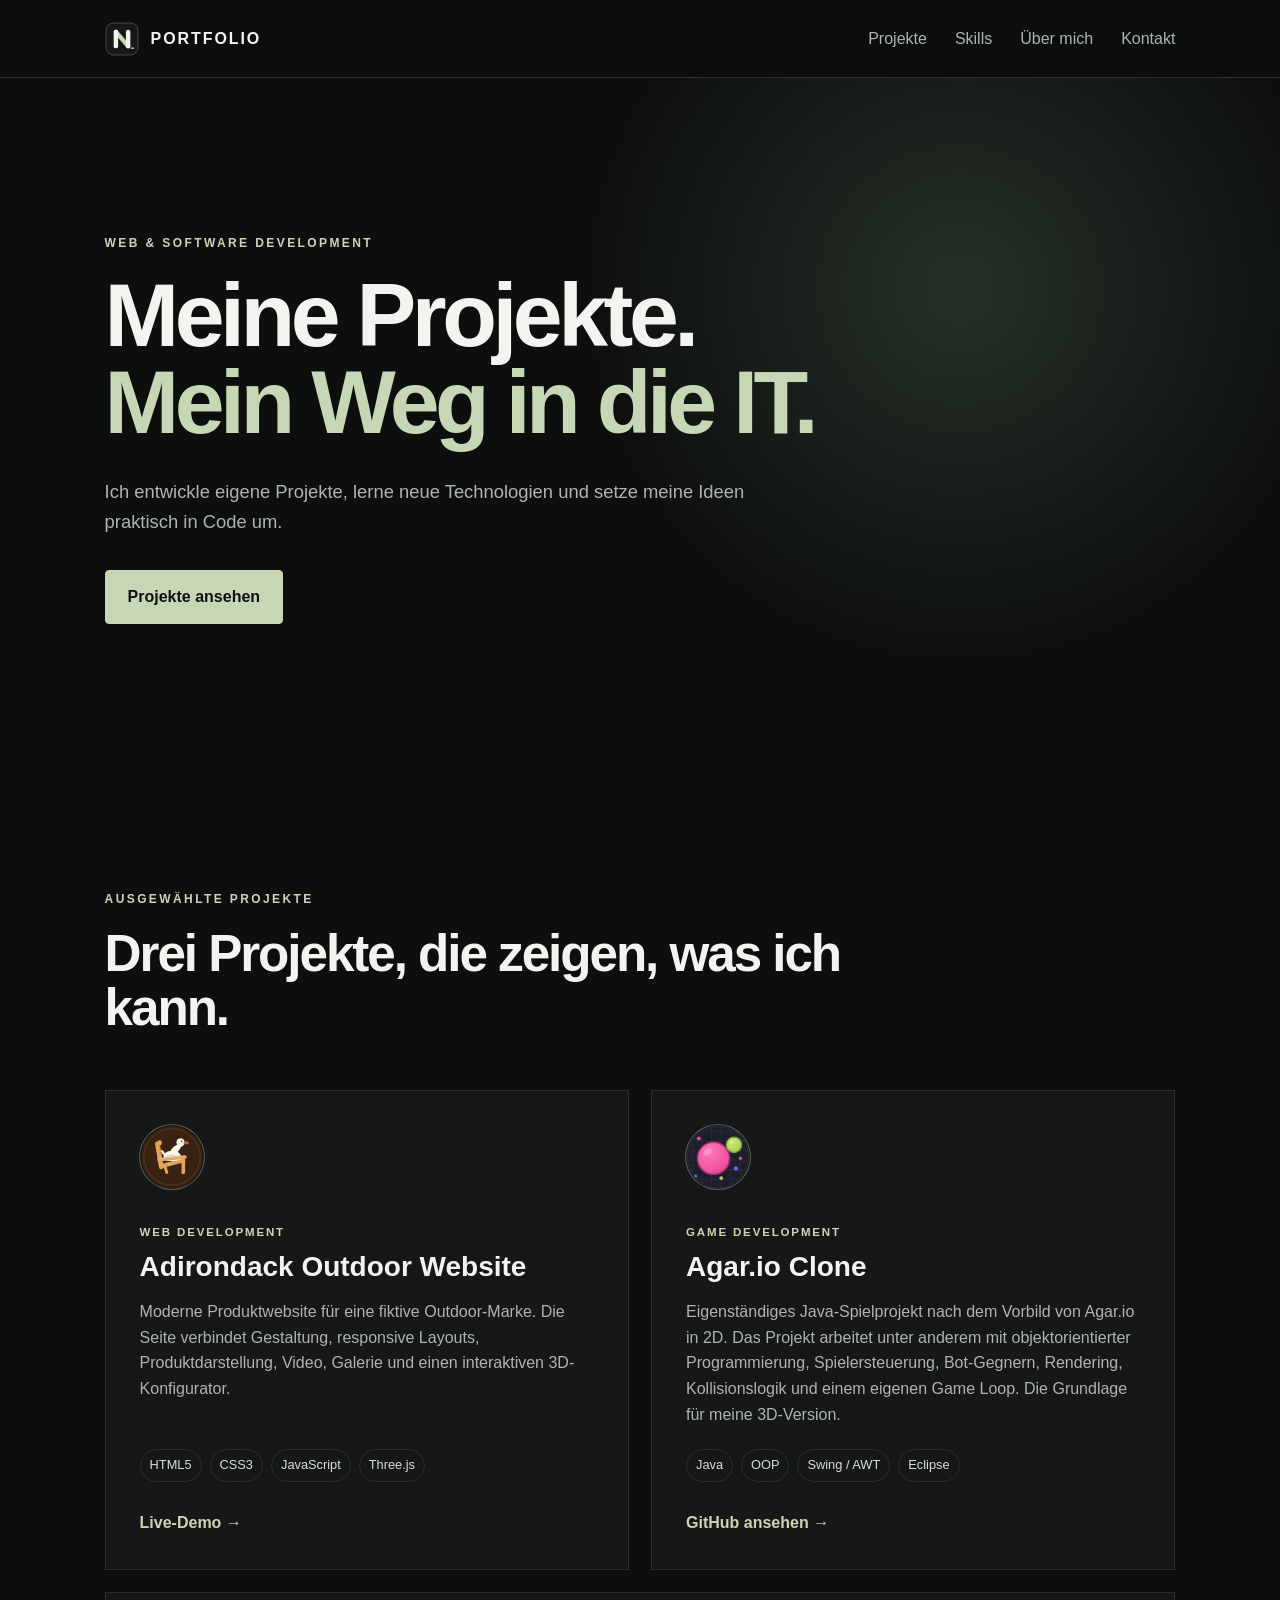
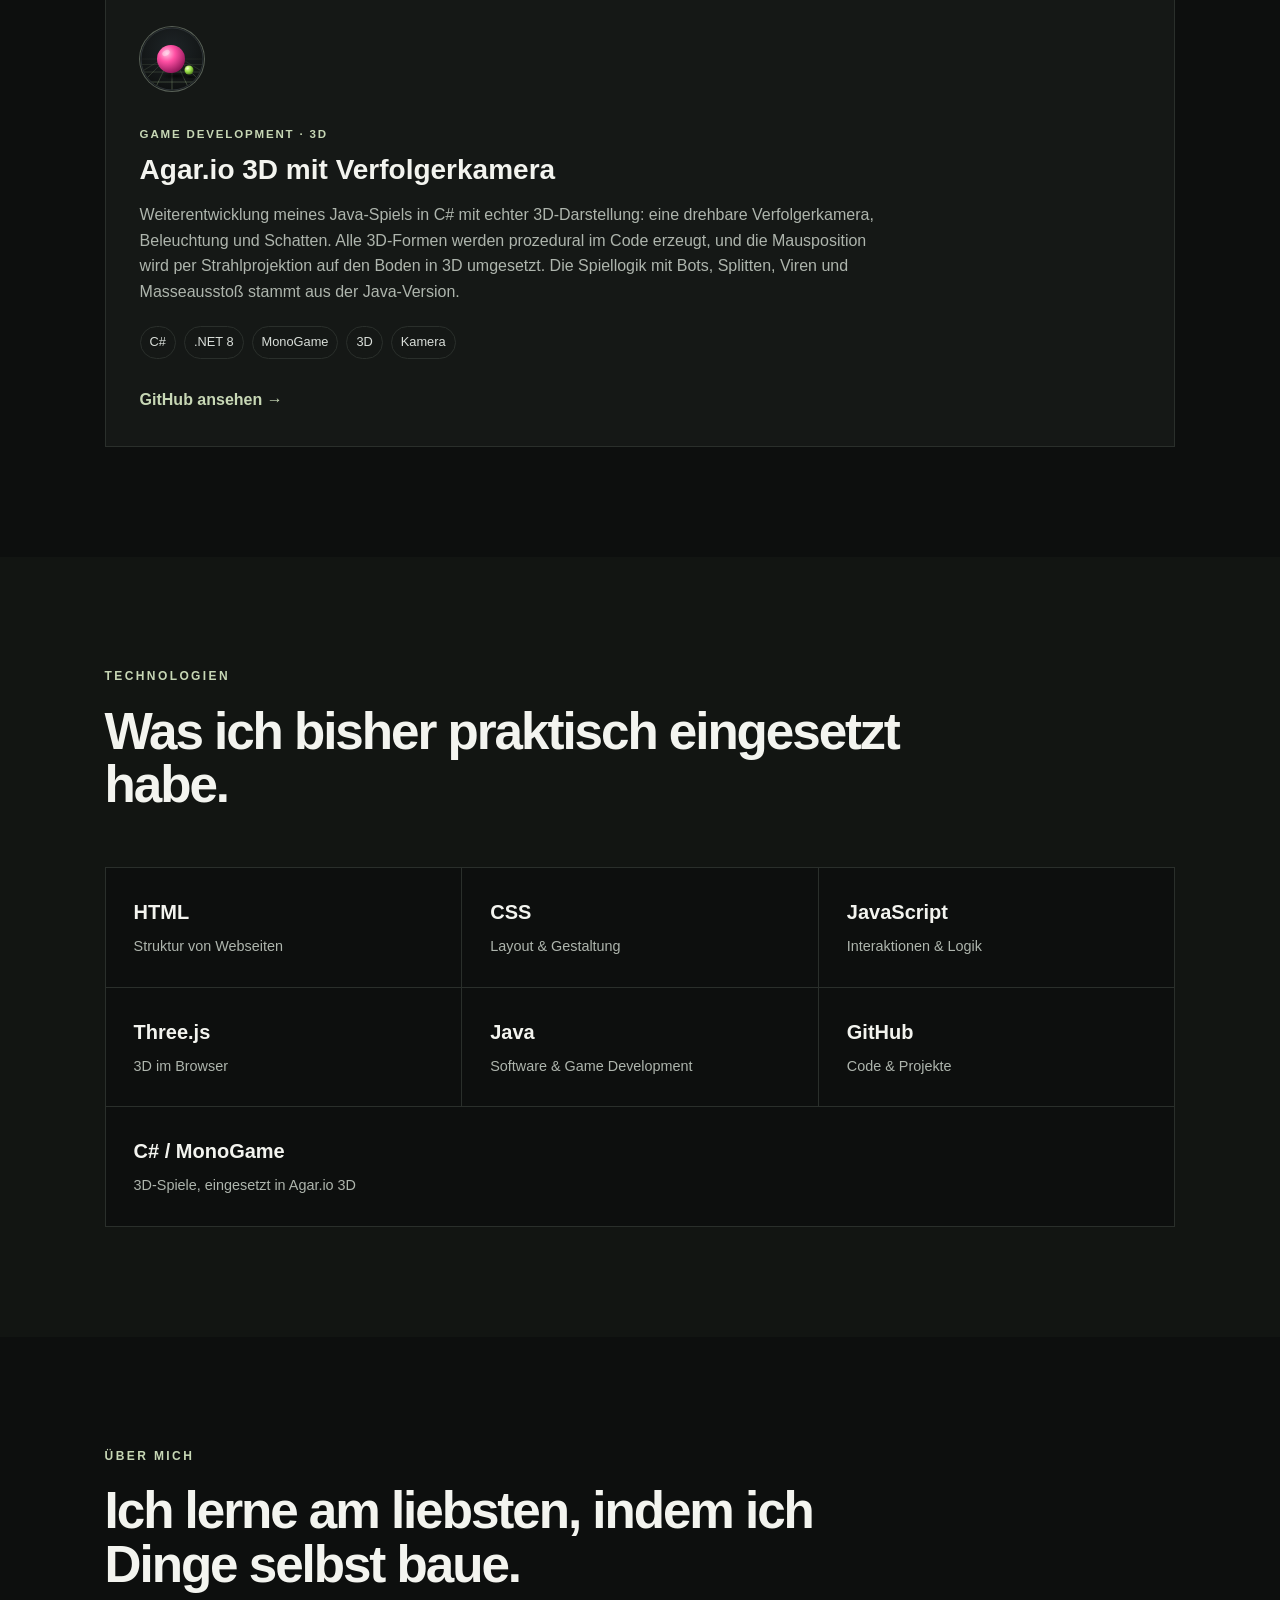
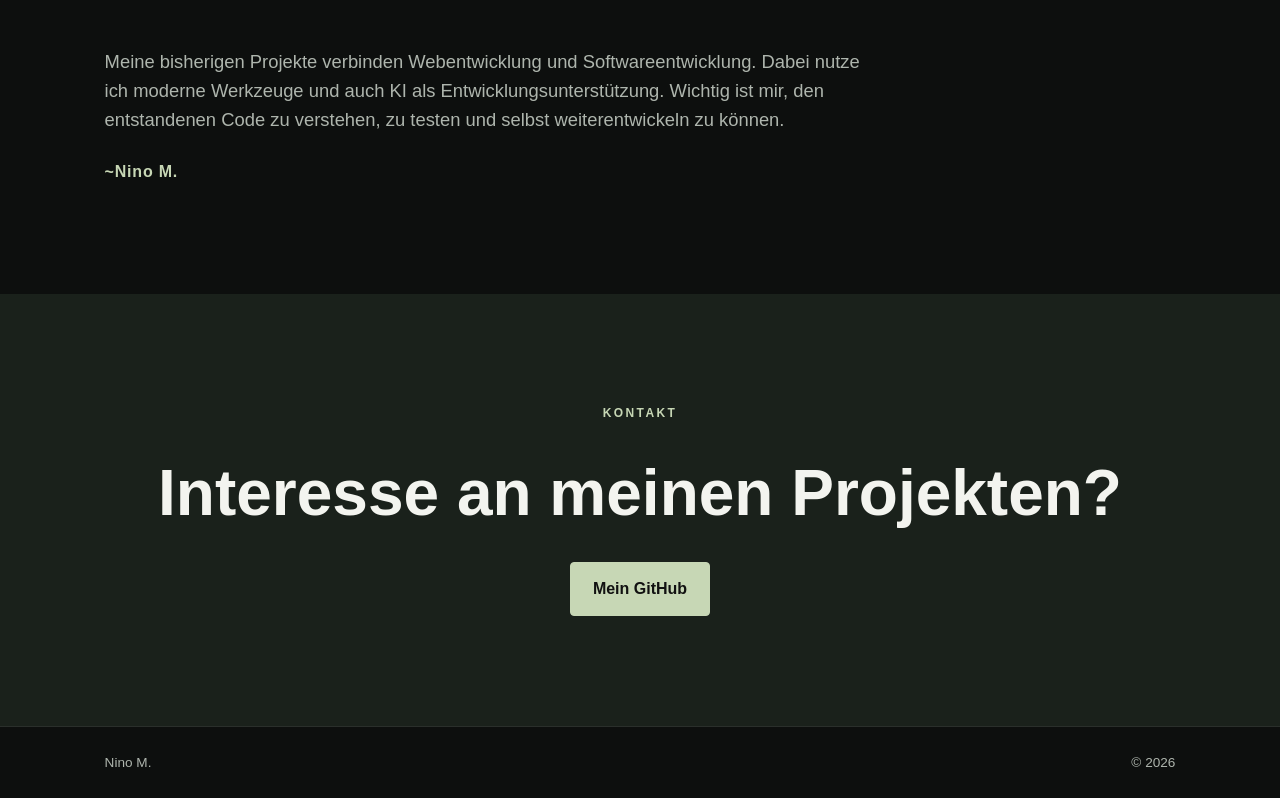
<file: index.html>
<!DOCTYPE html>
<html lang="de">
<head>
<meta charset="UTF-8">
<meta name="viewport" content="width=device-width, initial-scale=1.0">
<title>Portfolio | Web & Software Development</title>
<meta name="description" content="Portfolio von Nino M.: Web- und Software-Development mit HTML, CSS, JavaScript, Three.js, Java und C#.">
<meta name="theme-color" content="#0d0f0e">
<meta property="og:type" content="website">
<meta property="og:title" content="Portfolio | Web & Software Development">
<meta property="og:description" content="Projekte von Nino M.: 3D-Konfigurator im Browser, Java-Spiel und Agar.io 3D in C#.">
<link rel="icon" href="assets/portfolio-favicon.svg" type="image/svg+xml">
<link rel="icon" href="assets/portfolio-favicon-32.png" sizes="32x32" type="image/png">
<link rel="stylesheet" href="assets/style.css">
</head>
<body id="top">

<header class="nav">
<a class="logo" href="#top"><img src="assets/portfolio-logo.svg" alt="" width="34" height="34"><span>PORTFOLIO</span></a>
<nav><a href="#projekte">Projekte</a><a href="#skills">Skills</a><a href="#ueber-mich">Über mich</a><a href="#kontakt">Kontakt</a></nav>
</header>

<main>

<section class="hero">
<div class="hero-inner">
<p class="eyebrow">WEB & SOFTWARE DEVELOPMENT</p>
<h1>Meine Projekte.<br><span>Mein Weg in die IT.</span></h1>
<p class="intro">Ich entwickle eigene Projekte, lerne neue Technologien und setze meine Ideen praktisch in Code um.</p>
<a class="button" href="#projekte">Projekte ansehen</a>
</div>
</section>

<section id="projekte" class="section">
<p class="eyebrow">AUSGEWÄHLTE PROJEKTE</p>
<h2>Drei Projekte, die zeigen, was ich kann.</h2>
<div class="projects">

<article class="project">
<div class="project-number"><img src="assets/logo-icon.svg" alt="" width="64" height="64"></div>
<div class="project-content">
<p class="tag">WEB DEVELOPMENT</p>
<h3>Adirondack Outdoor Website</h3>
<p>Moderne Produktwebsite für eine fiktive Outdoor-Marke. Die Seite verbindet Gestaltung, responsive Layouts, Produktdarstellung, Video, Galerie und einen interaktiven 3D-Konfigurator.</p>
<div class="tech"><span>HTML5</span><span>CSS3</span><span>JavaScript</span><span>Three.js</span></div>
<a class="text-link" href="https://prograninogit.github.io/adirondack-site/" target="_blank" rel="noopener">Live-Demo →</a>
</div>
</article>

<article class="project">
<div class="project-number"><img src="assets/agario-icon.svg" alt="" width="64" height="64"></div>
<div class="project-content">
<p class="tag">GAME DEVELOPMENT</p>
<h3>Agar.io Clone</h3>
<p>Eigenständiges Java-Spielprojekt nach dem Vorbild von Agar.io in 2D. Das Projekt arbeitet unter anderem mit objektorientierter Programmierung, Spielersteuerung, Bot-Gegnern, Rendering, Kollisionslogik und einem eigenen Game Loop. Die Grundlage für meine 3D-Version.</p>
<div class="tech"><span>Java</span><span>OOP</span><span>Swing / AWT</span><span>Eclipse</span></div>
<a class="text-link" href="https://github.com/PrograNinoGit/Agar.io-KLon" target="_blank" rel="noopener">GitHub ansehen →</a>
</div>
</article>

<article class="project">
<div class="project-number"><img src="assets/agario-3d-icon.svg" alt="" width="64" height="64"></div>
<div class="project-content">
<p class="tag">GAME DEVELOPMENT · 3D</p>
<h3>Agar.io 3D mit Verfolgerkamera</h3>
<p>Weiterentwicklung meines Java-Spiels in C# mit echter 3D-Darstellung: eine drehbare Verfolgerkamera, Beleuchtung und Schatten. Alle 3D-Formen werden prozedural im Code erzeugt, und die Mausposition wird per Strahlprojektion auf den Boden in 3D umgesetzt. Die Spiellogik mit Bots, Splitten, Viren und Masseausstoß stammt aus der Java-Version.</p>
<div class="tech"><span>C#</span><span>.NET 8</span><span>MonoGame</span><span>3D</span><span>Kamera</span></div>
<!-- TODO: auf das konkrete Repo des 3D-Projekts ändern -->
<a class="text-link" href="https://github.com/PrograNinoGit/3D_Agar.io-" target="_blank" rel="noopener">GitHub ansehen →</a>
</div>
</article>

</div>
</section>

<section id="skills" class="section light">
<p class="eyebrow">TECHNOLOGIEN</p>
<h2>Was ich bisher praktisch eingesetzt habe.</h2>
<div class="skills">
<div><strong>HTML</strong><span>Struktur von Webseiten</span></div>
<div><strong>CSS</strong><span>Layout & Gestaltung</span></div>
<div><strong>JavaScript</strong><span>Interaktionen & Logik</span></div>
<div><strong>Three.js</strong><span>3D im Browser</span></div>
<div><strong>Java</strong><span>Software & Game Development</span></div>
<div><strong>GitHub</strong><span>Code & Projekte</span></div>
<div><strong>C# / MonoGame</strong><span>3D-Spiele, eingesetzt in Agar.io 3D</span></div>
</div>
</section>

<section id="ueber-mich" class="section about">
<p class="eyebrow">ÜBER MICH</p>
<h2>Ich lerne am liebsten, indem ich Dinge selbst baue.</h2>
<p>Meine bisherigen Projekte verbinden Webentwicklung und Softwareentwicklung. Dabei nutze ich moderne Werkzeuge und auch KI als Entwicklungsunterstützung. Wichtig ist mir, den entstandenen Code zu verstehen, zu testen und selbst weiterentwickeln zu können.</p>
<p class="signature">~Nino M.</p>
</section>

<section id="kontakt" class="contact">
<p class="eyebrow">KONTAKT</p>
<h2>Interesse an meinen Projekten?</h2>
<a class="button" href="https://github.com/PrograNinoGit" target="_blank" rel="noopener">Mein GitHub</a>
</section>

</main>

<footer><span>Nino M.</span><span>© 2026</span></footer>

</body>
</html>
</file>
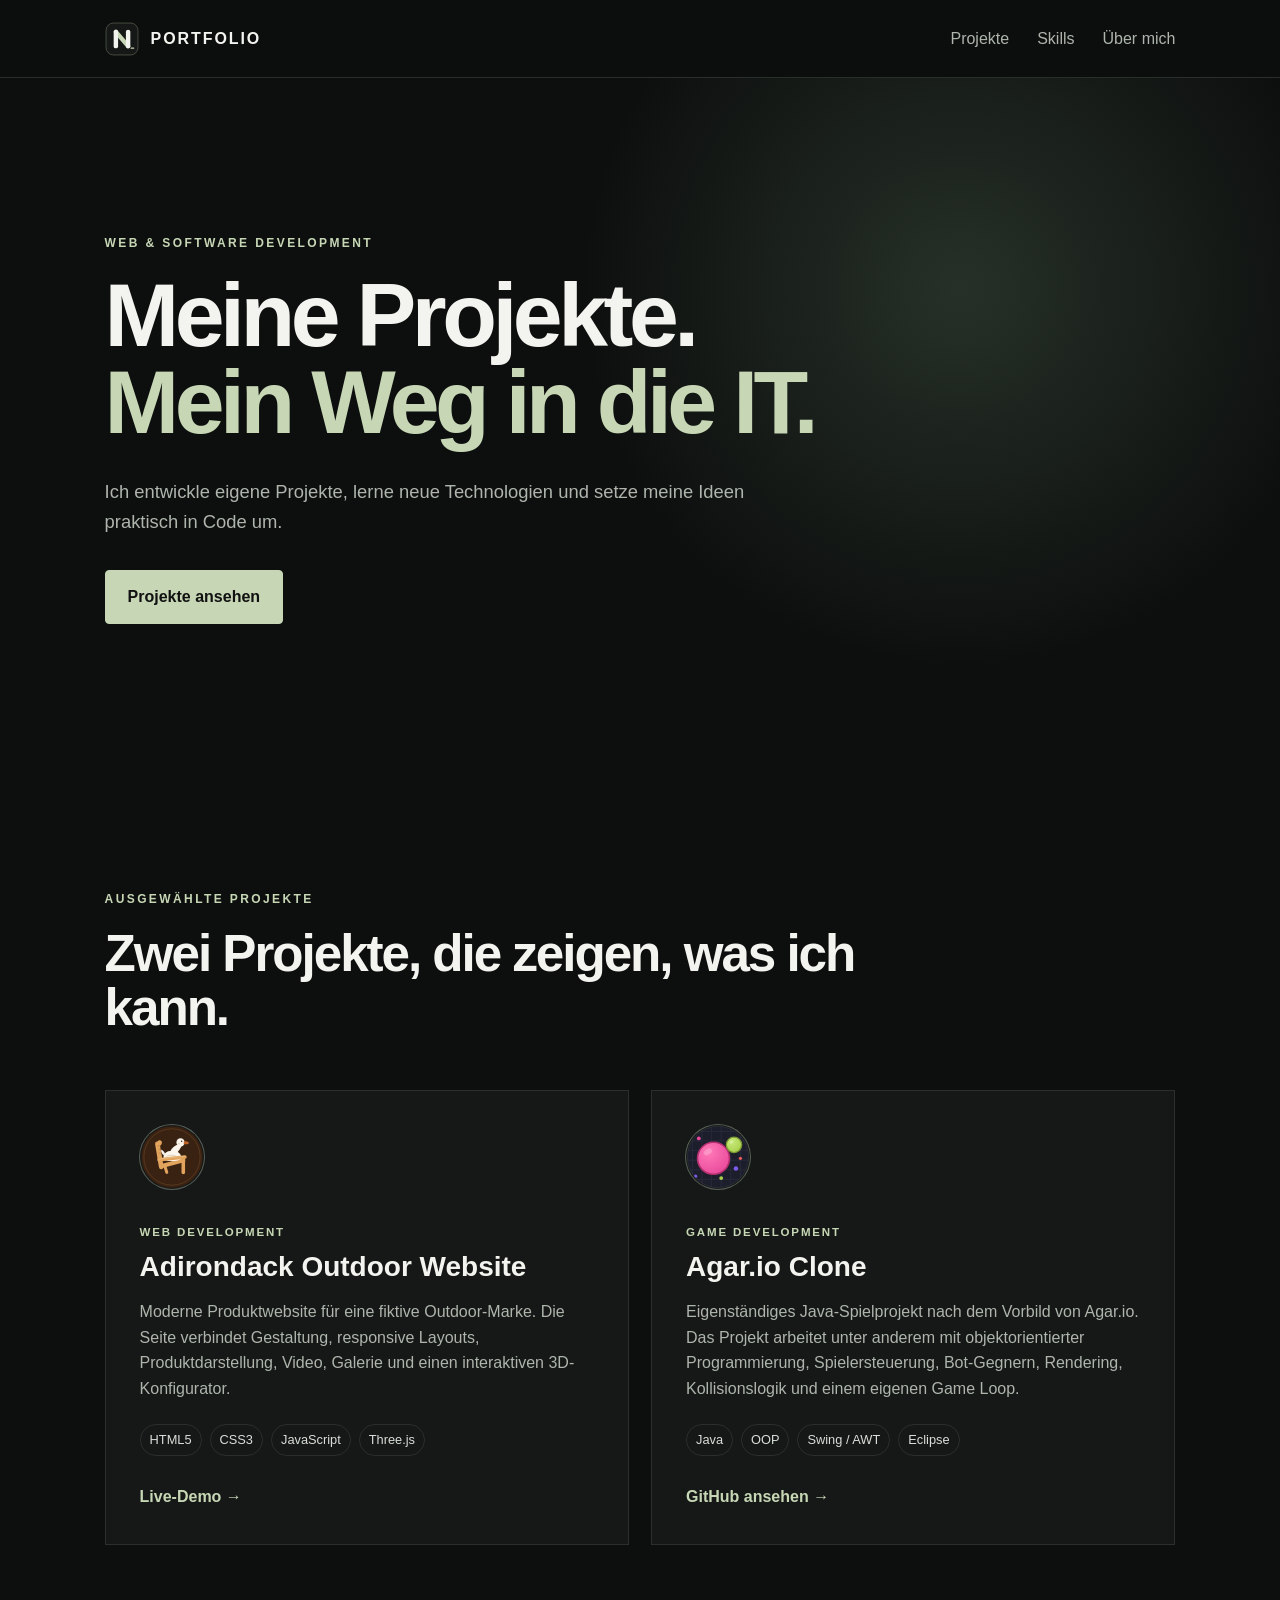
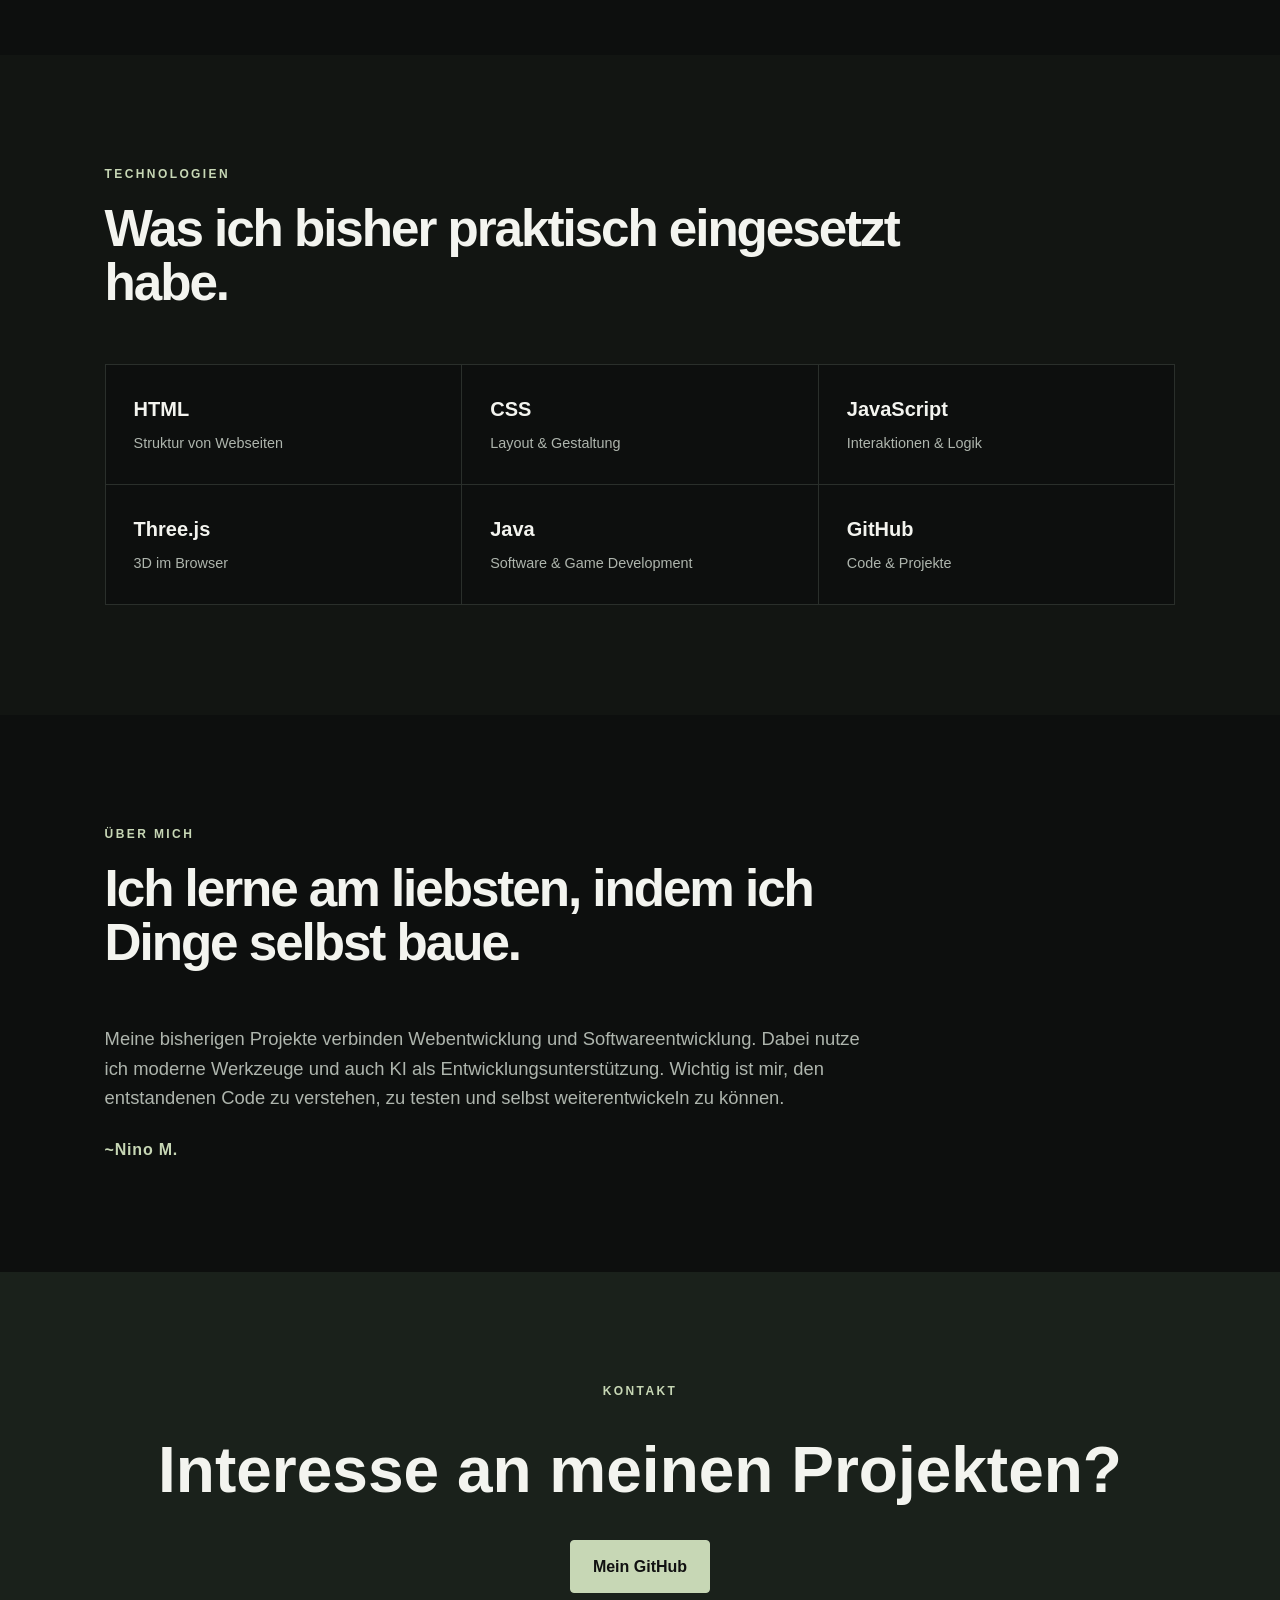
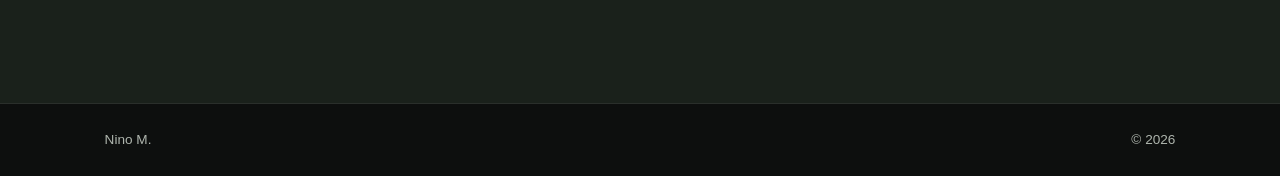
<file: index (7).html>
<!DOCTYPE html>
<html lang="de">
<head>
<meta charset="UTF-8">
<meta name="viewport" content="width=device-width, initial-scale=1.0">
<title>Portfolio | Web & Software Development</title>
<meta name="description" content="Portfolio von Nino M.: Web- und Software-Development mit HTML, CSS, JavaScript, Three.js und Java.">
<meta name="theme-color" content="#0d0f0e">
<link rel="icon" href="assets/portfolio-favicon.svg" type="image/svg+xml">
<link rel="icon" href="assets/portfolio-favicon-32.png" sizes="32x32" type="image/png">
<link rel="stylesheet" href="assets/style.css">
<style>
  /* Signatur im "Über mich"-Bereich */
  .signature {
    margin-top: 1.5rem;
    color: #c8d8b8;
    font-weight: 600;
    letter-spacing: 0.05em;
  }
</style>
</head>
<body>
<header class="nav">
<a class="logo" href="#"><img src="assets/portfolio-logo.svg" alt="" width="34" height="34"><span>PORTFOLIO</span></a>
<nav><a href="#projekte">Projekte</a><a href="#skills">Skills</a><a href="#ueber-mich">Über mich</a></nav>
</header>
<main>
<section class="hero">
<div class="hero-inner">
<p class="eyebrow">WEB & SOFTWARE DEVELOPMENT</p>
<h1>Meine Projekte.<br><span>Mein Weg in die IT.</span></h1>
<p class="intro">Ich entwickle eigene Projekte, lerne neue Technologien und setze meine Ideen praktisch in Code um.</p>
<a class="button" href="#projekte">Projekte ansehen</a>
</div>
</section>

<section id="projekte" class="section">
<p class="eyebrow">AUSGEWÄHLTE PROJEKTE</p>
<h2>Zwei Projekte, die zeigen, was ich kann.</h2>
<div class="projects">
<article class="project">
<div class="project-number"><img src="assets/logo-icon.svg" alt="Adironduck Logo" width="64" height="64"></div>
<div class="project-content">
<p class="tag">WEB DEVELOPMENT</p>
<h3>Adirondack Outdoor Website</h3>
<p>Moderne Produktwebsite für eine fiktive Outdoor-Marke. Die Seite verbindet Gestaltung, responsive Layouts, Produktdarstellung, Video, Galerie und einen interaktiven 3D-Konfigurator.</p>
<div class="tech"><span>HTML5</span><span>CSS3</span><span>JavaScript</span><span>Three.js</span></div>
<a class="text-link" href="https://prograninogit.github.io/adirondack-site/" target="_blank" rel="noopener">Live-Demo →</a>
</div>
</article>

<article class="project">
<div class="project-number"><img src="assets/agario-icon.svg" alt="Agar.io Klon Icon" width="64" height="64"></div>
<div class="project-content">
<p class="tag">GAME DEVELOPMENT</p>
<h3>Agar.io Clone</h3>
<p>Eigenständiges Java-Spielprojekt nach dem Vorbild von Agar.io. Das Projekt arbeitet unter anderem mit objektorientierter Programmierung, Spielersteuerung, Bot-Gegnern, Rendering, Kollisionslogik und einem eigenen Game Loop.</p>
<div class="tech"><span>Java</span><span>OOP</span><span>Swing / AWT</span><span>Eclipse</span></div>
<a class="text-link" href="https://github.com/PrograNinoGit/Agar.io-KLon" target="_blank" rel="noopener">GitHub ansehen →</a>
</div>
</article>
</div>
</section>

<section id="skills" class="section light">
<p class="eyebrow">TECHNOLOGIEN</p>
<h2>Was ich bisher praktisch eingesetzt habe.</h2>
<div class="skills">
<div><strong>HTML</strong><span>Struktur von Webseiten</span></div>
<div><strong>CSS</strong><span>Layout & Gestaltung</span></div>
<div><strong>JavaScript</strong><span>Interaktionen & Logik</span></div>
<div><strong>Three.js</strong><span>3D im Browser</span></div>
<div><strong>Java</strong><span>Software & Game Development</span></div>
<div><strong>GitHub</strong><span>Code & Projekte</span></div>
</div>
</section>

<section id="ueber-mich" class="section about">
<p class="eyebrow">ÜBER MICH</p>
<h2>Ich lerne am liebsten, indem ich Dinge selbst baue.</h2>
<p>Meine bisherigen Projekte verbinden Webentwicklung und Softwareentwicklung. Dabei nutze ich moderne Werkzeuge und auch KI als Entwicklungsunterstützung. Wichtig ist mir, den entstandenen Code zu verstehen, zu testen und selbst weiterentwickeln zu können.</p>
<p class="signature">~Nino M.</p>
</section>

<section class="contact">
<p class="eyebrow">KONTAKT</p>
<h2>Interesse an meinen Projekten?</h2>
<a class="button" href="https://github.com/PrograNinoGit" target="_blank" rel="noopener">Mein GitHub</a>
</section>
</main>
<footer><span>Nino M.</span><span>© 2026</span></footer>
</body>
</html>
</file>
<file: assets/style.css>
*{box-sizing:border-box;margin:0;padding:0}

:root{
  --bg:#0d0f0e;
  --card:#151816;
  --text:#f3f4ef;
  --muted:#aeb5ad;
  --line:#2a2f2b;
  --accent:#c7d7b5;
  --nav-h:78px;
  /* Einheitlicher linker/rechter Rand: bei breiten Bildschirmen wird der Inhalt
     auf 1250px begrenzt und zentriert, Header, Hero, Sektionen und Footer
     starten dadurch an derselben Kante. */
  --gutter:max(7%, calc((100% - 1250px) / 2 + 7%));
  color-scheme:dark;
}

html{scroll-behavior:smooth}
body{font-family:Arial,sans-serif;background:var(--bg);color:var(--text);line-height:1.6}
img{max-width:100%}
a{color:inherit;text-decoration:none}

/* Sichtbarer Tastaturfokus */
a:focus-visible{outline:2px solid var(--accent);outline-offset:3px;border-radius:2px}

/* ---------- Header ---------- */
.nav{
  height:var(--nav-h);
  padding:0 var(--gutter);
  display:flex;align-items:center;justify-content:space-between;
  border-bottom:1px solid var(--line);
  position:sticky;top:0;z-index:10;
  background:rgba(13,15,14,.92);
  backdrop-filter:blur(12px);
}
.logo{display:flex;align-items:center;gap:12px;font-weight:800;letter-spacing:.12em}
.logo img{width:34px;height:34px;display:block}
.nav nav{display:flex;gap:28px;color:var(--muted)}
.nav nav a:hover{color:var(--text)}

/* ---------- Hero ---------- */
.hero{
  min-height:78vh;
  display:flex;align-items:center;
  padding:100px var(--gutter);
  background:radial-gradient(circle at 75% 30%,#263028 0,transparent 35%),var(--bg);
}
.hero-inner{max-width:none}
.eyebrow{font-size:.75rem;letter-spacing:.2em;color:var(--accent);font-weight:700;margin-bottom:18px}
h1{font-size:clamp(3rem,7vw,6.25rem);line-height:.98;letter-spacing:-.05em;margin-bottom:30px}
h1 span{color:var(--accent)}
.intro{max-width:650px;color:var(--muted);font-size:1.15rem;margin-bottom:34px}
.button{
  display:inline-block;padding:13px 22px;
  border:1px solid var(--accent);background:var(--accent);
  color:#111;font-weight:700;border-radius:4px;
}
.button:hover{opacity:.88}

/* ---------- Sektionen ---------- */
.section{padding:110px var(--gutter)}
.section h2{
  font-size:clamp(2rem,4vw,3.8rem);line-height:1.05;letter-spacing:-.04em;
  max-width:850px;margin-bottom:55px;
}
.light{background:#121512}

/* ---------- Projekte ---------- */
.projects{display:grid;grid-template-columns:1fr 1fr;gap:22px}

.project{
  background:var(--card);border:1px solid var(--line);
  padding:34px;
  display:flex;flex-direction:column;
  transition:border-color .2s;
}
.project:hover{border-color:#586057}

/* Icon-Wrapper (Klassenname stammt noch von den Nummern, funktioniert weiter) */
.project-number{line-height:0}
.project-number img{
  display:block;width:64px;height:64px;border-radius:50%;
  box-shadow:0 0 0 1px #586057; /* feine Kontur, damit das Icon auf dunklem Grund nicht verschwindet */
  transition:transform .3s ease;
}
.project:hover .project-number img{transform:scale(1.06)}

/* Inhalt beginnt direkt unter dem Icon: Kategorie und Titel sitzen in allen Karten
   auf gleicher Höhe. Tags und Link rutschen per margin-top:auto nach unten. */
.project-content{display:flex;flex-direction:column;flex:1;margin-top:34px}
.tag{font-size:.72rem;letter-spacing:.16em;color:var(--accent);font-weight:700;margin-bottom:10px}
.project h3{font-size:1.75rem;line-height:1.15;margin-bottom:16px}
.project p:not(.tag){color:var(--muted);margin-bottom:22px}
.tech{display:flex;flex-wrap:wrap;gap:8px;margin-top:auto;margin-bottom:28px}
.tech span{border:1px solid var(--line);padding:5px 9px;border-radius:20px;font-size:.8rem;color:#d9ded9}
.text-link{font-weight:700;color:var(--accent)}
.text-link:hover{text-decoration:underline;text-underline-offset:4px}

/* Bei ungerader Kartenanzahl geht die letzte Karte über die volle Breite */
.project:last-child:nth-child(odd){grid-column:1/-1}
.project:last-child:nth-child(odd) .project-content{max-width:760px}

/* ---------- Skills ---------- */
.skills{
  display:grid;grid-template-columns:repeat(3,1fr);gap:1px;
  background:var(--line);border:1px solid var(--line);
}
.skills div{background:var(--bg);padding:28px}
.skills strong{display:block;font-size:1.25rem;margin-bottom:5px}
.skills span{color:var(--muted);font-size:.9rem}

/* Unvollständige letzte Reihe füllt die Breite (7 Skills: 1 Feld, 8 Skills: 2 Felder) */
.skills div:last-child:nth-child(3n+1){grid-column:1/-1}
.skills div:last-child:nth-child(3n+2){grid-column:span 2}

/* ---------- Über mich ---------- */
.about p:not(.eyebrow){color:var(--muted);font-size:1.15rem;max-width:780px}
.about p.signature{margin-top:1.5rem;color:var(--accent);font-weight:600;font-size:1rem;letter-spacing:.05em}

/* ---------- Kontakt ---------- */
.contact{text-align:center;padding:110px var(--gutter);background:#1a211b}
.contact h2{font-size:clamp(2.2rem,5vw,4.5rem);margin-bottom:18px}
.contact p:not(.eyebrow){color:var(--muted);margin-bottom:30px}

/* ---------- Footer ---------- */
footer{
  padding:25px var(--gutter);
  border-top:1px solid var(--line);
  display:flex;justify-content:space-between;
  color:var(--muted);font-size:.85rem;
}

/* ---------- Mobil ---------- */
@media(max-width:800px){
  :root{--gutter:5%}
  .nav nav{gap:14px;font-size:.8rem}
  .projects{grid-template-columns:1fr}
  .skills{grid-template-columns:1fr}
  .project-content{margin-top:26px}
}
@media(max-width:420px){
  .logo span{display:none} /* nur das Logo-Icon, damit die Navigation nicht überläuft */
}

/* ---------- Weniger Bewegung ---------- */
@media(prefers-reduced-motion:reduce){
  html{scroll-behavior:auto}
  *{transition:none!important}
}
</file>
